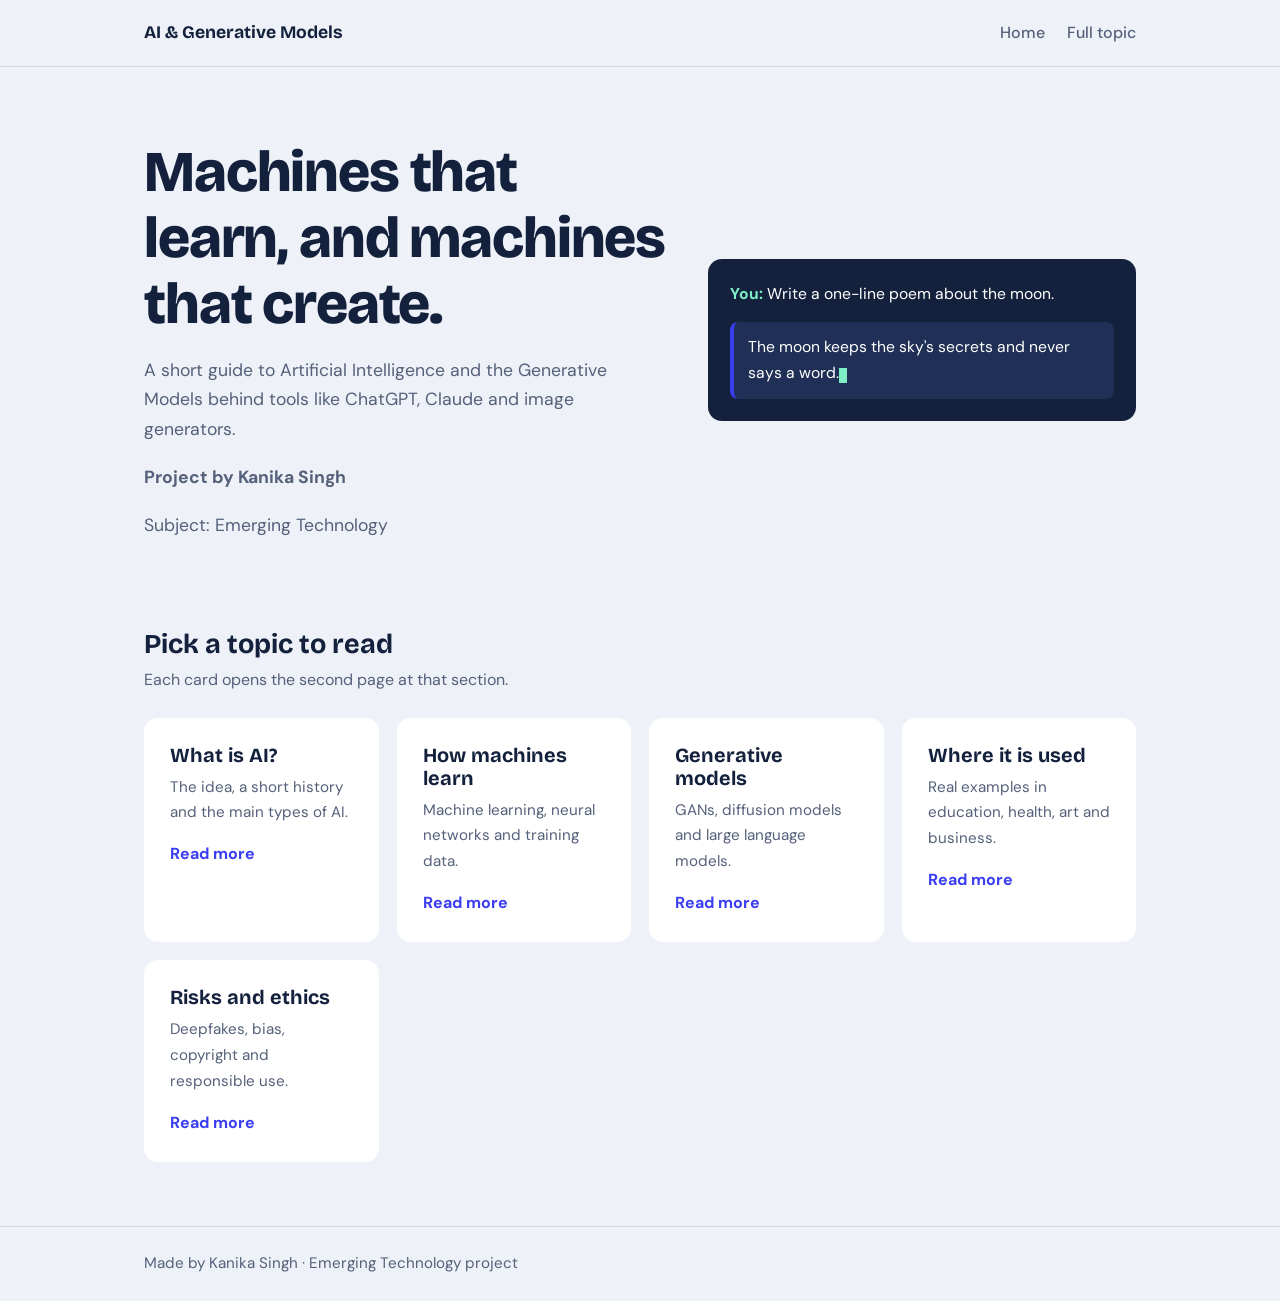
<file: index.html>
<!DOCTYPE html>
<html lang="en">
<head>
  <meta charset="UTF-8">
  <meta name="viewport" content="width=device-width, initial-scale=1">
  <title>Artificial Intelligence and Generative Models | Kanika Singh</title>
  <meta name="description" content="Emerging Technology project by Kanika Singh on Artificial Intelligence and Generative Models.">
  <link rel="preconnect" href="https://fonts.googleapis.com">
  <link rel="preconnect" href="https://fonts.gstatic.com" crossorigin>
  <link href="https://fonts.googleapis.com/css2?family=Bricolage+Grotesque:wght@700;800&family=DM+Sans:wght@400;500;700&display=swap" rel="stylesheet">
  <link rel="stylesheet" href="style.css">
</head>
<body>

  <header class="topbar">
    <div class="wrap">
      <a class="brand" href="index.html">AI &amp; Generative Models</a>
      <nav>
        <a href="index.html">Home</a>
        <a href="details.html">Full topic</a>
      </nav>
    </div>
  </header>

  <main class="wrap">

    <!-- HERO -->
    <section class="hero">
      <div>
        <h1>Machines that learn, and machines that create.</h1>
        <p>A short guide to Artificial Intelligence and the Generative Models behind tools like ChatGPT, Claude and image generators.</p>
        <p class="byline">Project by Kanika Singh</p>
        <p>Subject: Emerging Technology</p>
      </div>

      <div class="prompt-box" aria-label="Example of a generative AI prompt">
        <div class="line"><span class="you">You:</span> Write a one-line poem about the moon.</div>
        <div class="reply">The moon keeps the sky's secrets and never says a word.<span class="cursor"></span></div>
      </div>
    </section>

    <!-- TOPIC CARDS: each one opens page 2 at a different section -->
    <h2 class="section-title">Pick a topic to read</h2>
    <p class="section-sub">Each card opens the second page at that section.</p>

    <section class="topics">
      <a class="topic-card" href="details.html#what-is-ai">
        <h3>What is AI?</h3>
        <p>The idea, a short history and the main types of AI.</p>
        <span class="go">Read more</span>
      </a>

      <a class="topic-card" href="details.html#how-it-learns">
        <h3>How machines learn</h3>
        <p>Machine learning, neural networks and training data.</p>
        <span class="go">Read more</span>
      </a>

      <a class="topic-card" href="details.html#generative-models">
        <h3>Generative models</h3>
        <p>GANs, diffusion models and large language models.</p>
        <span class="go">Read more</span>
      </a>

      <a class="topic-card" href="details.html#applications">
        <h3>Where it is used</h3>
        <p>Real examples in education, health, art and business.</p>
        <span class="go">Read more</span>
      </a>

      <a class="topic-card" href="details.html#ethics">
        <h3>Risks and ethics</h3>
        <p>Deepfakes, bias, copyright and responsible use.</p>
        <span class="go">Read more</span>
      </a>
    </section>

  </main>

  <footer>
    <div class="wrap">Made by Kanika Singh &middot; Emerging Technology project</div>
  </footer>

</body>
</html>
</file>
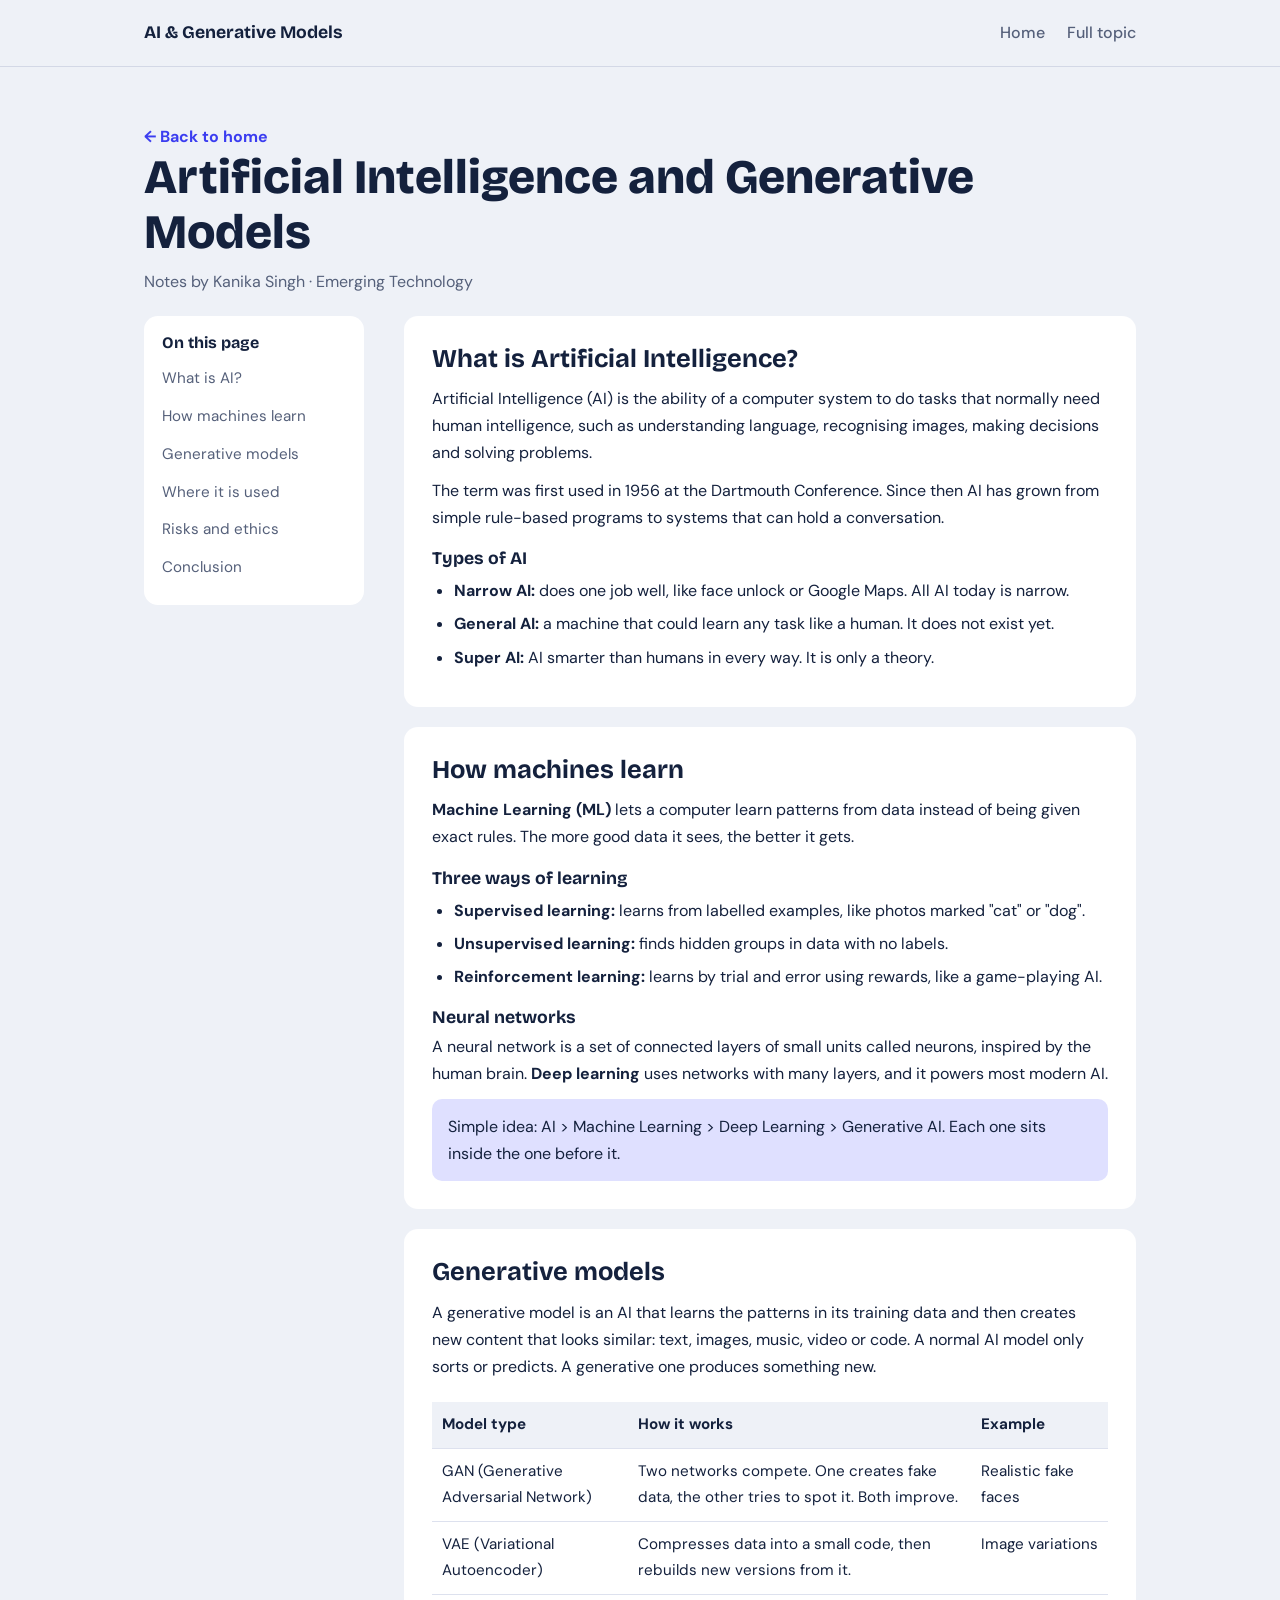
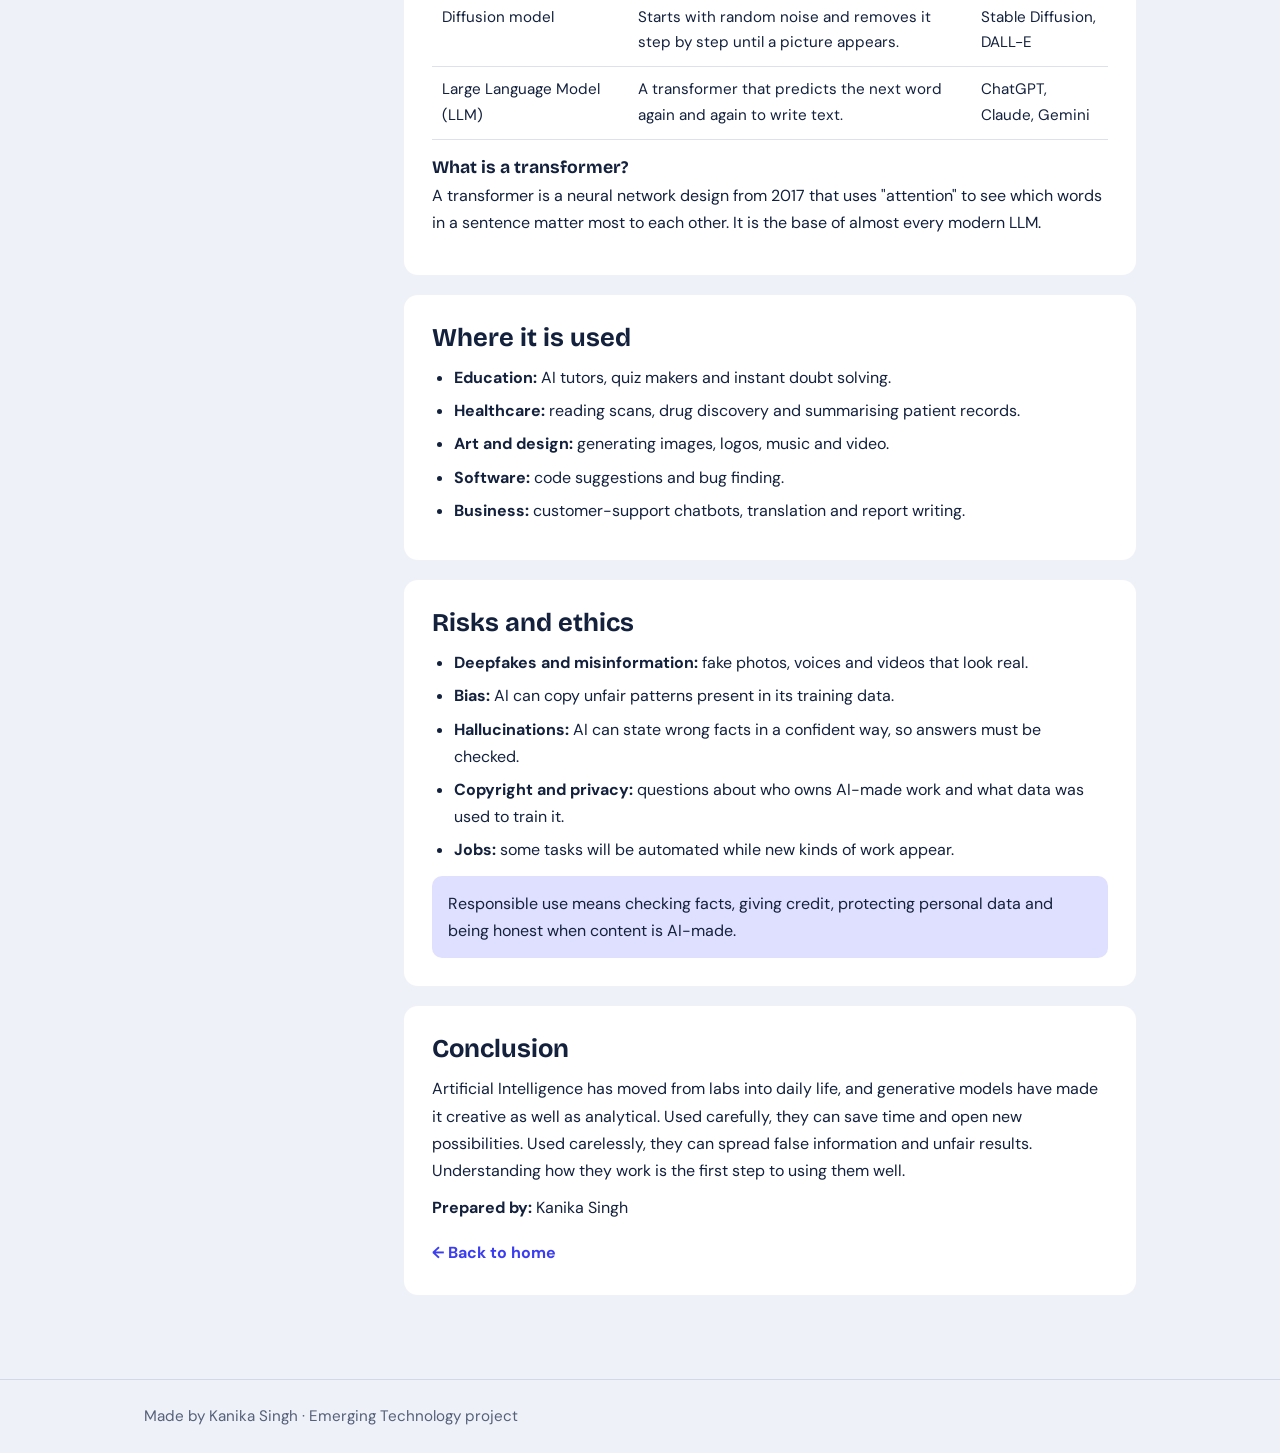
<file: details.html>
<!DOCTYPE html>
<html lang="en">
<head>
  <meta charset="UTF-8">
  <meta name="viewport" content="width=device-width, initial-scale=1">
  <title>Full Topic | AI and Generative Models | Kanika Singh</title>
  <meta name="description" content="Detailed notes on Artificial Intelligence and Generative Models by Kanika Singh.">
  <link rel="preconnect" href="https://fonts.googleapis.com">
  <link rel="preconnect" href="https://fonts.gstatic.com" crossorigin>
  <link href="https://fonts.googleapis.com/css2?family=Bricolage+Grotesque:wght@700;800&family=DM+Sans:wght@400;500;700&display=swap" rel="stylesheet">
  <link rel="stylesheet" href="style.css">
</head>
<body>

  <header class="topbar">
    <div class="wrap">
      <a class="brand" href="index.html">AI &amp; Generative Models</a>
      <nav>
        <a href="index.html">Home</a>
        <a href="details.html">Full topic</a>
      </nav>
    </div>
  </header>

  <div class="wrap">

    <div class="page-head">
      <a class="back" href="index.html">&larr; Back to home</a>
      <h1>Artificial Intelligence and Generative Models</h1>
      <p>Notes by Kanika Singh &middot; Emerging Technology</p>
    </div>

    <div class="layout">

      <!-- Side menu: jumps to each section -->
      <aside class="toc">
        <h3>On this page</h3>
        <a href="#what-is-ai">What is AI?</a>
        <a href="#how-it-learns">How machines learn</a>
        <a href="#generative-models">Generative models</a>
        <a href="#applications">Where it is used</a>
        <a href="#ethics">Risks and ethics</a>
        <a href="#conclusion">Conclusion</a>
      </aside>

      <article>

        <section id="what-is-ai">
          <h2>What is Artificial Intelligence?</h2>
          <p>Artificial Intelligence (AI) is the ability of a computer system to do tasks that normally need human intelligence, such as understanding language, recognising images, making decisions and solving problems.</p>
          <p>The term was first used in 1956 at the Dartmouth Conference. Since then AI has grown from simple rule-based programs to systems that can hold a conversation.</p>
          <h3>Types of AI</h3>
          <ul>
            <li><strong>Narrow AI:</strong> does one job well, like face unlock or Google Maps. All AI today is narrow.</li>
            <li><strong>General AI:</strong> a machine that could learn any task like a human. It does not exist yet.</li>
            <li><strong>Super AI:</strong> AI smarter than humans in every way. It is only a theory.</li>
          </ul>
        </section>

        <section id="how-it-learns">
          <h2>How machines learn</h2>
          <p><strong>Machine Learning (ML)</strong> lets a computer learn patterns from data instead of being given exact rules. The more good data it sees, the better it gets.</p>
          <h3>Three ways of learning</h3>
          <ul>
            <li><strong>Supervised learning:</strong> learns from labelled examples, like photos marked "cat" or "dog".</li>
            <li><strong>Unsupervised learning:</strong> finds hidden groups in data with no labels.</li>
            <li><strong>Reinforcement learning:</strong> learns by trial and error using rewards, like a game-playing AI.</li>
          </ul>
          <h3>Neural networks</h3>
          <p>A neural network is a set of connected layers of small units called neurons, inspired by the human brain. <strong>Deep learning</strong> uses networks with many layers, and it powers most modern AI.</p>
          <div class="callout">Simple idea: AI &gt; Machine Learning &gt; Deep Learning &gt; Generative AI. Each one sits inside the one before it.</div>
        </section>

        <section id="generative-models">
          <h2>Generative models</h2>
          <p>A generative model is an AI that learns the patterns in its training data and then creates new content that looks similar: text, images, music, video or code. A normal AI model only sorts or predicts. A generative one produces something new.</p>

          <div class="table-scroll">
            <table>
              <thead>
                <tr><th>Model type</th><th>How it works</th><th>Example</th></tr>
              </thead>
              <tbody>
                <tr><td>GAN (Generative Adversarial Network)</td><td>Two networks compete. One creates fake data, the other tries to spot it. Both improve.</td><td>Realistic fake faces</td></tr>
                <tr><td>VAE (Variational Autoencoder)</td><td>Compresses data into a small code, then rebuilds new versions from it.</td><td>Image variations</td></tr>
                <tr><td>Diffusion model</td><td>Starts with random noise and removes it step by step until a picture appears.</td><td>Stable Diffusion, DALL-E</td></tr>
                <tr><td>Large Language Model (LLM)</td><td>A transformer that predicts the next word again and again to write text.</td><td>ChatGPT, Claude, Gemini</td></tr>
              </tbody>
            </table>
          </div>

          <h3>What is a transformer?</h3>
          <p>A transformer is a neural network design from 2017 that uses "attention" to see which words in a sentence matter most to each other. It is the base of almost every modern LLM.</p>
        </section>

        <section id="applications">
          <h2>Where it is used</h2>
          <ul>
            <li><strong>Education:</strong> AI tutors, quiz makers and instant doubt solving.</li>
            <li><strong>Healthcare:</strong> reading scans, drug discovery and summarising patient records.</li>
            <li><strong>Art and design:</strong> generating images, logos, music and video.</li>
            <li><strong>Software:</strong> code suggestions and bug finding.</li>
            <li><strong>Business:</strong> customer-support chatbots, translation and report writing.</li>
          </ul>
        </section>

        <section id="ethics">
          <h2>Risks and ethics</h2>
          <ul>
            <li><strong>Deepfakes and misinformation:</strong> fake photos, voices and videos that look real.</li>
            <li><strong>Bias:</strong> AI can copy unfair patterns present in its training data.</li>
            <li><strong>Hallucinations:</strong> AI can state wrong facts in a confident way, so answers must be checked.</li>
            <li><strong>Copyright and privacy:</strong> questions about who owns AI-made work and what data was used to train it.</li>
            <li><strong>Jobs:</strong> some tasks will be automated while new kinds of work appear.</li>
          </ul>
          <div class="callout">Responsible use means checking facts, giving credit, protecting personal data and being honest when content is AI-made.</div>
        </section>

        <section id="conclusion">
          <h2>Conclusion</h2>
          <p>Artificial Intelligence has moved from labs into daily life, and generative models have made it creative as well as analytical. Used carefully, they can save time and open new possibilities. Used carelessly, they can spread false information and unfair results. Understanding how they work is the first step to using them well.</p>
          <p><strong>Prepared by:</strong> Kanika Singh</p>
          <a class="back" href="index.html">&larr; Back to home</a>
        </section>

      </article>
    </div>
  </div>

  <footer>
    <div class="wrap">Made by Kanika Singh &middot; Emerging Technology project</div>
  </footer>

</body>
</html>
</file>
<file: style.css>
/* ===== Colours & fonts (change here to restyle the whole site) ===== */
:root {
  --bg: #eef1f7;
  --ink: #14213d;
  --muted: #55607a;
  --accent: #3b3df0;
  --accent-soft: #dfe0ff;
  --mint: #7df0c8;
  --white: #ffffff;
  --radius: 14px;
}

* { box-sizing: border-box; margin: 0; padding: 0; }
html { scroll-behavior: smooth; }

body {
  font-family: "DM Sans", Arial, sans-serif;
  background: var(--bg);
  color: var(--ink);
  line-height: 1.7;
}

h1, h2, h3 {
  font-family: "Bricolage Grotesque", "DM Sans", Arial, sans-serif;
  line-height: 1.15;
}

a { color: var(--accent); }
a:focus-visible { outline: 3px solid var(--accent); outline-offset: 3px; }

.wrap { max-width: 1040px; margin: 0 auto; padding: 0 24px; }

/* ===== Top bar ===== */
.topbar { padding: 18px 0; border-bottom: 1px solid #d3d8e6; }
.topbar .wrap { display: flex; justify-content: space-between; align-items: center; gap: 12px; flex-wrap: wrap; }
.brand { font-family: "Bricolage Grotesque", sans-serif; font-weight: 700; font-size: 1.1rem; text-decoration: none; color: var(--ink); }
.topbar nav a { margin-left: 18px; text-decoration: none; color: var(--muted); font-weight: 500; }
.topbar nav a:hover { color: var(--accent); }

/* ===== Hero (page 1) ===== */
.hero { padding: 72px 0 48px; display: grid; grid-template-columns: 1.1fr 0.9fr; gap: 40px; align-items: center; }
.hero h1 { font-size: clamp(2.2rem, 5vw, 3.6rem); font-weight: 800; letter-spacing: -0.02em; }
.hero p { margin-top: 18px; color: var(--muted); font-size: 1.1rem; max-width: 46ch; }
.byline { margin-top: 22px; font-weight: 700; }

/* A fake "prompt -> result" box, the memorable thing on the page */
.prompt-box { background: var(--ink); color: #fff; border-radius: var(--radius); padding: 22px; font-size: 0.98rem; }
.prompt-box .you { color: var(--mint); font-weight: 700; }
.prompt-box .line { margin-bottom: 14px; }
.prompt-box .reply { background: #1f2f55; border-left: 4px solid var(--accent); padding: 12px 14px; border-radius: 8px; }
.cursor { display: inline-block; width: 8px; height: 1em; background: var(--mint); vertical-align: text-bottom; animation: blink 1s steps(2) infinite; }
@keyframes blink { 50% { opacity: 0; } }

/* ===== Topic cards (page 1) ===== */
.section-title { font-size: 1.7rem; margin: 40px 0 6px; }
.section-sub { color: var(--muted); margin-bottom: 24px; }

.topics { display: grid; grid-template-columns: repeat(auto-fit, minmax(230px, 1fr)); gap: 18px; padding-bottom: 64px; }
.topic-card { display: block; background: var(--white); border: 2px solid transparent; border-radius: var(--radius); padding: 24px; text-decoration: none; color: var(--ink); transition: border-color .15s, transform .15s; }
.topic-card:hover, .topic-card:focus-visible { border-color: var(--accent); transform: translateY(-3px); }
.topic-card h3 { font-size: 1.25rem; margin-bottom: 8px; }
.topic-card p { color: var(--muted); font-size: 0.95rem; }
.topic-card .go { display: inline-block; margin-top: 14px; color: var(--accent); font-weight: 700; }

/* ===== Details page (page 2) ===== */
.page-head { padding: 48px 0 20px; }
.page-head h1 { font-size: clamp(2rem, 4.5vw, 3rem); font-weight: 800; }
.page-head p { color: var(--muted); margin-top: 8px; }

.layout { display: grid; grid-template-columns: 220px 1fr; gap: 40px; padding-bottom: 64px; }
.toc { position: sticky; top: 20px; align-self: start; background: var(--white); border-radius: var(--radius); padding: 18px; }
.toc h3 { font-size: 1rem; margin-bottom: 8px; }
.toc a { display: block; padding: 6px 0; color: var(--muted); text-decoration: none; font-size: 0.95rem; }
.toc a:hover { color: var(--accent); }

article section { background: var(--white); border-radius: var(--radius); padding: 28px; margin-bottom: 20px; scroll-margin-top: 20px; }
article h2 { font-size: 1.6rem; margin-bottom: 12px; }
article h3 { font-size: 1.1rem; margin: 18px 0 4px; }
article p { max-width: 68ch; margin-bottom: 10px; }
article ul { margin: 8px 0 8px 22px; }
article li { margin-bottom: 6px; }

.callout { background: var(--accent-soft); border-radius: 10px; padding: 14px 16px; margin-top: 12px; }

table { width: 100%; border-collapse: collapse; margin-top: 12px; font-size: 0.95rem; }
th, td { text-align: left; padding: 10px; border-bottom: 1px solid #dde1ee; vertical-align: top; }
th { background: var(--bg); }
.table-scroll { overflow-x: auto; }

.back { display: inline-block; margin-top: 8px; font-weight: 700; text-decoration: none; }

footer { border-top: 1px solid #d3d8e6; padding: 24px 0; color: var(--muted); font-size: 0.95rem; }

/* ===== Mobile ===== */
@media (max-width: 800px) {
  .hero { grid-template-columns: 1fr; padding-top: 40px; }
  .layout { grid-template-columns: 1fr; }
  .toc { position: static; }
}
@media (prefers-reduced-motion: reduce) {
  .cursor { animation: none; }
  .topic-card { transition: none; }
  html { scroll-behavior: auto; }
}
</file>
